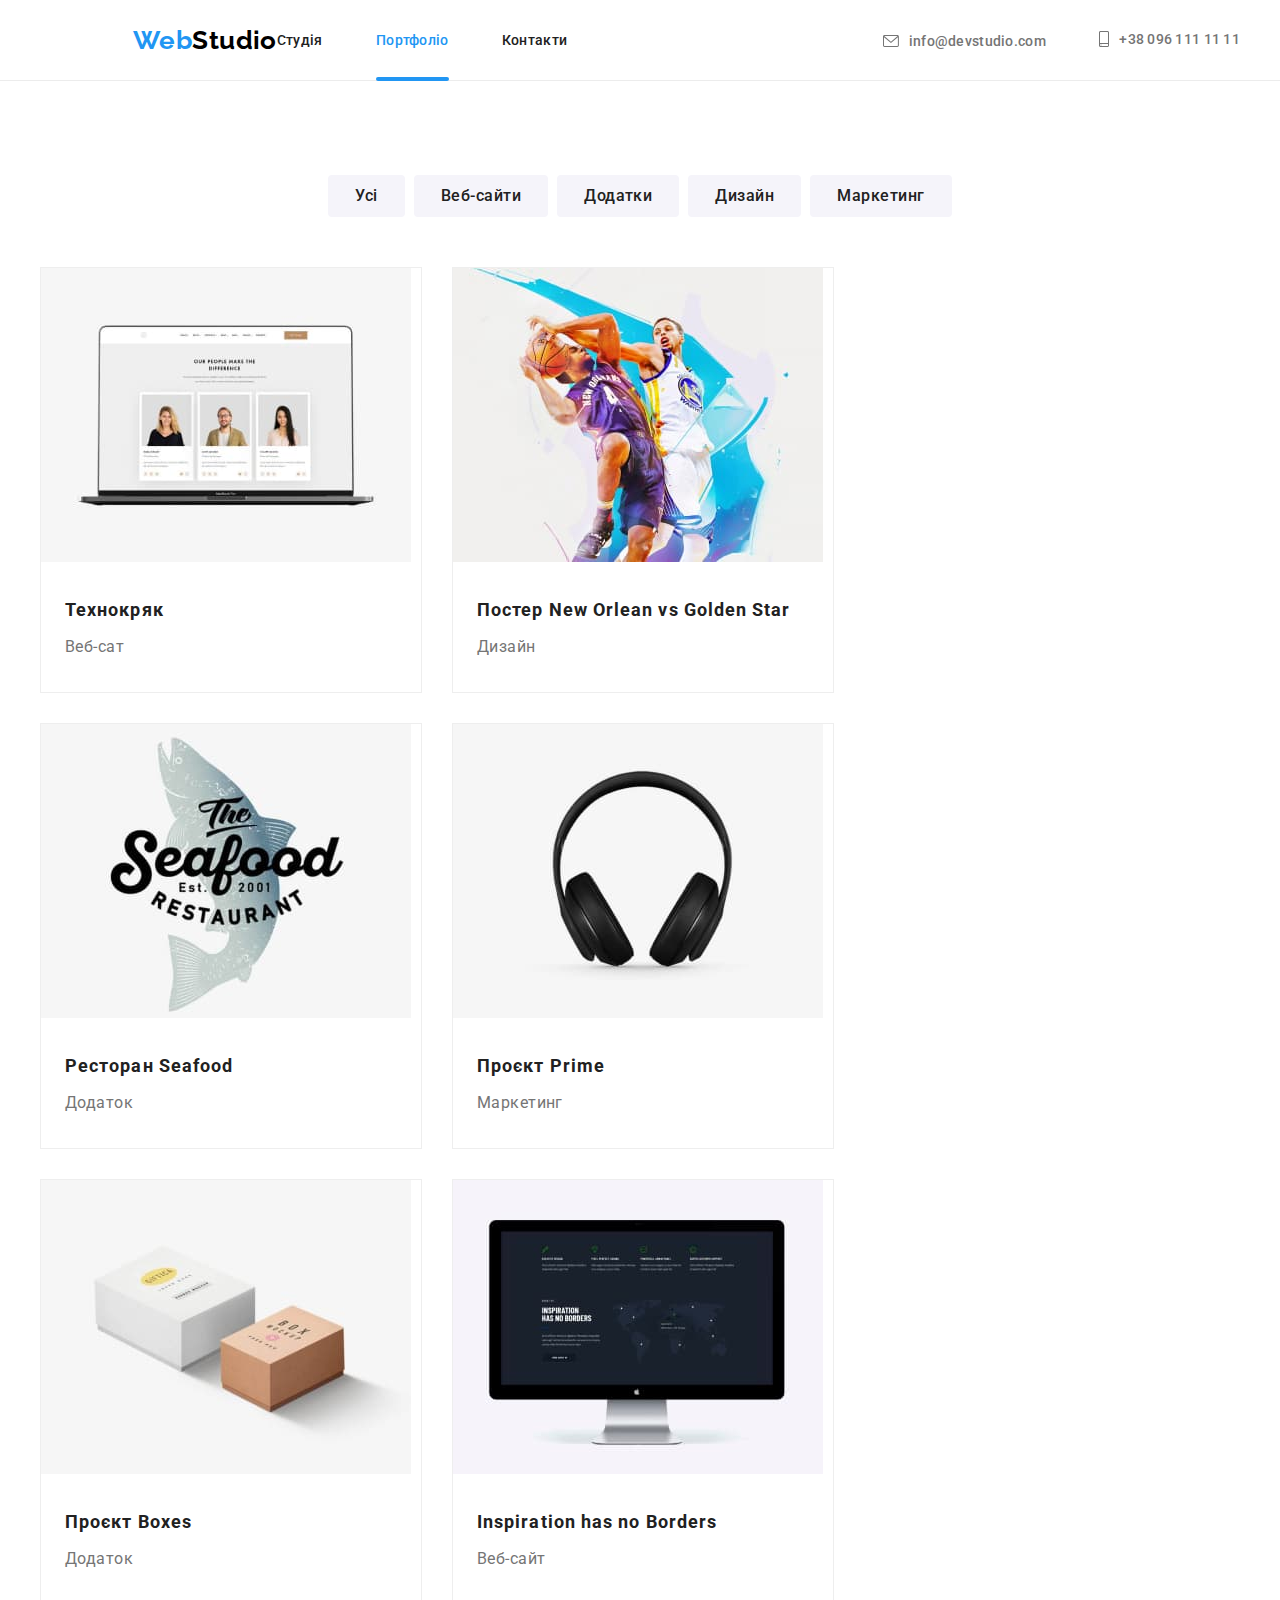
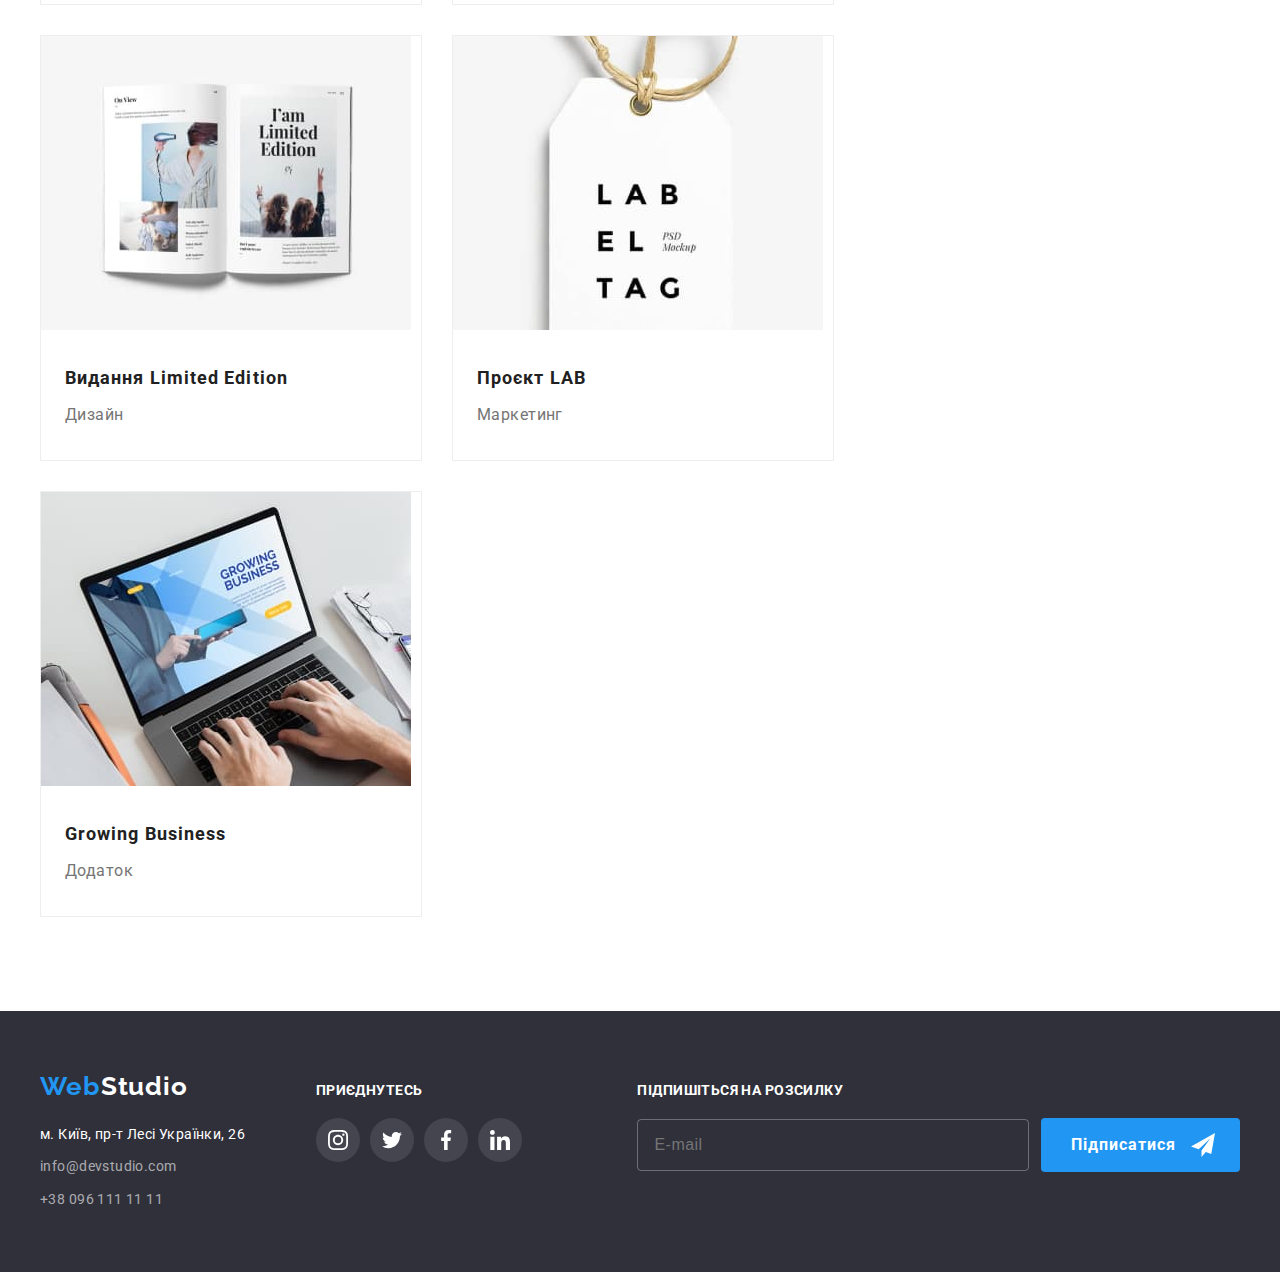
<file: portfolio.html>
<!DOCTYPE html>
<html lang="uk">
<head>
    <meta charset="UTF-8">
    <meta http-equiv="X-UA-Compatible" content="IE=edge">
    <meta name="viewport" content="width=device-width, initial-scale=1.0">
    <title>Document</title>
    <link rel="preconnect" href="https://fonts.googleapis.com">
    <link rel="preconnect" href="https://fonts.gstatic.com" crossorigin>
    <link href="https://fonts.googleapis.com/css2?family=Montserrat:wght@400;700&family=Raleway:wght@700&family=Roboto:wght@400;500;700;900&display=swap" rel="stylesheet">
    <link rel="stylesheet" href="https://cdnjs.cloudflare.com/ajax/libs/modern-normalize/1.1.0/modern-normalize.min.css" integrity="sha512-wpPYUAdjBVSE4KJnH1VR1HeZfpl1ub8YT/NKx4PuQ5NmX2tKuGu6U/JRp5y+Y8XG2tV+wKQpNHVUX03MfMFn9Q==" crossorigin="anonymous" referrerpolicy="no-referrer" />
    

    <!-- My styles -->
    
    <link rel="stylesheet" href="./css/main.min.css">
    <!-- <link rel="stylesheet" href="./css/styles.css"> -->
</head>
<body>
    <header class="header">

        <div class="container header__group">
            <nav class="nav">
                
                <a href="./index.html" lang="en" class="logo link"> <span class="logo logo--accent">Web</span>Studio</a>
                
                
                <ul class="nav__list list">
                    <li class="nav__item nav__item--no-margin"> <a href="./index.html" class="nav__link link">Студія</a></li>
                    <li class="nav__item nav__item--no-margin"> <a href="./portfolio.html" class="nav__link link nav__link--current">Портфоліо</a></li>
                    <li class="nav__item nav__item--no-margin"> <a href="" class="nav__link link">Контакти</a></li>
                </ul>
            </nav>  
        
            <ul class="header__contact list">
                <li class="contact__item">
                    <a href="mailto:info@devstudio.com" class="header-mail link">
                        <svg class="icon-mail" width="16" height="12">
                          <use href="./images/icons.svg#icon-envelope"></use>
                        </svg>info@devstudio.com</a>
                </li>
                <li class="contact__item">
                    <a href="tel:+380961111111" class="header-phone link">
                        <svg class="icon-mobile" width="10" height="16">
                          <use href="./images/icons.svg#icon-smartphone"></use>
                        </svg>+38 096 111 11 11</a>
                </li>
            </ul>
        </div>  
        
    </header>

    <main>
        <section class="section">
            <div class="container">
        <h1 class="section__title--visually-hidden">Portfolio</h1>

        <ul class="list filter-list">
            <li class="filter-item"> <button type="button" class="filter-button">Усі</button></li>
            <li class="filter-item"> <button type="button" class="filter-button">Веб-сайти</button></li>
            <li class="filter-item"> <button type="button" class="filter-button">Додатки</button></li>
            <li class="filter-item"> <button type="button" class="filter-button">Дизайн</button></li>
            <li class="filter-item"> <button type="button" class="filter-button">Маркетинг</button></li>
        </ul>
                
        <ul class="list flex-container">
            <li class="element-item">
                <a href="" class="product-item link" aria-label="Технокряк" target="_blank" rel="noopener noreferrer">
            <div class="element-thumb">
                    
                    <img src="./images/project1.jpg" width="370" height="294" alt="Технокряк">

                    <p class="label-overlay">Ресурс пропонує комплексні пропозиції з різним рівнем функціоналу та сервісів. Все це дозволить відвідувачу отримати вичерпні відомості про компанію чи приватну особу.</p>
            </div>
                <div class="project-grid">
                <h2 class="project-title" >Технокряк</h2>
                <p class="project-type-title">Веб-сат</p>
                </div>
                </a>
            </li>
            
            <li class="element-item">
                    <a href="" class="product-item link" aria-label="Постер New Orlean vs Golden Star" target="_blank" rel="noopener noreferrer">
                <div class="element-thumb">
                <img src="./images/project2.jpg" width="370" height="294" alt="Постер New Orlean vs Golden Star">
                    <p class="label-overlay">Ресурс пропонує комплексні пропозиції з різним рівнем функціоналу та сервісів. Все це дозволить відвідувачу отримати вичерпні відомості про компанію чи приватну особу.</p>
                </div>
                <div class="project-grid">
                <h2 class="project-title">Постер New Orlean vs Golden Star</h2>
                <p class="project-type-title">Дизайн</p>
            </div>
                    </a>
            </li>
            <li class="element-item">
                <a href="" class="product-item link" aria-label="Технокряк" target="_blank" rel="noopener noreferrer">
                <div class="element-thumb">
                <img src="./images/project3.jpg" width="370" height="294" alt="Ресторан Seafood">

                <p class="label-overlay">Ресурс пропонує комплексні пропозиції з різним рівнем функціоналу та сервісів. Все це дозволить відвідувачу отримати вичерпні відомості про компанію чи приватну особу.</p>
            </div>
                <div class="project-grid">
                <h2 class="project-title" >Ресторан Seafood</h2>
                <p class="project-type-title">Додаток</p>
            </div>
                </a>
            </li>
            <li class="element-item">
                <a href="" class="product-item link" aria-label="Технокряк" target="_blank" rel="noopener noreferrer">
                <div class="element-thumb">
                <img src="./images/project4.jpg" width="370" height="294" alt="Проєкт Prime">

                <p class="label-overlay">Ресурс пропонує комплексні пропозиції з різним рівнем функціоналу та сервісів. Все це дозволить відвідувачу отримати вичерпні відомості про компанію чи приватну особу.</p>
            </div>
                <div class="project-grid">
                <h2 class="project-title" >Проєкт Prime</h2>
                <p class="project-type-title">Маркетинг</p>
            </div>
                </a>
            </li>
            <li class="element-item">
                <a href="" class="product-item link" aria-label="Технокряк" target="_blank" rel="noopener noreferrer">
                <div class="element-thumb">
                <img src="./images/project5.jpg" width="370" height="294" alt="Проєкт Boxes">

                <p class="label-overlay">Ресурс пропонує комплексні пропозиції з різним рівнем функціоналу та сервісів. Все це дозволить відвідувачу отримати вичерпні відомості про компанію чи приватну особу.</p>
            </div>
                <div class="project-grid">
                <h2 class="project-title" >Проєкт Boxes</h2>
                <p class="project-type-title">Додаток</p>
            </div>
                </a>
            </li>
            <li class="element-item">
                <a href="" class="product-item link" aria-label="Технокряк" target="_blank" rel="noopener noreferrer">
                <div class="element-thumb">
                <img src="./images/project6.jpg" width="370" height="294" alt="Inspiration has no Borders">

                <p class="label-overlay">Ресурс пропонує комплексні пропозиції з різним рівнем функціоналу та сервісів. Все це дозволить відвідувачу отримати вичерпні відомості про компанію чи приватну особу.</p>
            </div>
                <div class="project-grid">
                <h2 class="project-title" >Inspiration has no Borders</h2>
                <p class="project-type-title">Веб-сайт</p>
            </div>
                </a>
            </li>
            <li class="element-item">
                <a href="" class="product-item link" aria-label="Технокряк" target="_blank" rel="noopener noreferrer">
                <div class="element-thumb">
                <img src="./images/project7.jpg" width="370" height="294" alt="Видання Limited Edition">

                <p class="label-overlay">Ресурс пропонує комплексні пропозиції з різним рівнем функціоналу та сервісів. Все це дозволить відвідувачу отримати вичерпні відомості про компанію чи приватну особу.</p>
            </div>
                <div class="project-grid">
                <h2 class="project-title" >Видання Limited Edition</h2>
                <p class="project-type-title">Дизайн</p>
            </div>
        </a>
            </li>
            <li class="element-item">
                <a href="" class="product-item link" aria-label="Технокряк" target="_blank" rel="noopener noreferrer">
                <div class="element-thumb">
                <img src="./images/project8.jpg" width="370" height="294" alt="Проєкт LAB">

                <p class="label-overlay">Ресурс пропонує комплексні пропозиції з різним рівнем функціоналу та сервісів. Все це дозволить відвідувачу отримати вичерпні відомості про компанію чи приватну особу.</p>

            </div>
                <div class="project-grid">
                <h2 class="project-title" >Проєкт LAB</h2>
                <p class="project-type-title">Маркетинг</p>
            </div>
        </a>
            </li>
            <li class="element-item">
                <a href="" class="product-item link" aria-label="Технокряк" target="_blank" rel="noopener noreferrer">
                <div class="element-thumb">
                <img src="./images/project9.jpg" width="370" height="294" alt="Growing Business">

                <p class="label-overlay">Ресурс пропонує комплексні пропозиції з різним рівнем функціоналу та сервісів. Все це дозволить відвідувачу отримати вичерпні відомості про компанію чи приватну особу.</p>
                </div>
                <div class="project-grid">
                <h2 class="project-title" >Growing Business</h2>
                <p class="project-type-title">Додаток</p>
            </div>
        </a>
            </li>
        </ul>
                
        </div>
    </section>
</main>
<footer class="footer">
    <div class="container footer-block">

        <div>
        <a href="./index.html" lang="en" class="logo link footer-logo"> <span class="logo logo--accent">Web</span> <span class="logo--white-accent">Studio</span> </a>

      
<address class="footer-address">
    <ul class="list footer-list">
        <li class="nav__item">
            <a href="" class="address link">м. Київ, пр-т Лесі Українки, 26</a>
        </li>
        <li class="nav__item">
            <a href="mailto:info@devstudio.com" class="link footer-mail">info@devstudio.com</a>
        </li>
        <li class="nav__item">
           <a href="tel:+380961111111" class="link footer-phone">+38 096 111 11 11</a> 
        </li>
    </ul>
</address>
</div>

<div>
    
    <h3 class="footer-title">приєднутесь</h3>
    <ul class="list footer-social">
        
        <li class="social-item">
            <a  class="footer-social-link link" href="https://www.instagram.com/" aria-label="Instagram" target="_blank" rel="noopener noreferrer">
                <svg class="footer-icon" width="20" height="20">
                  <use href="./images/icons.svg#icon-instagram"></use>
                </svg>
            </a>
            </li>
            <li class="social-item">
                <a  class="footer-social-link link" href="https://twitter.com/" aria-label="Twitter" target="_blank" rel="noopener noreferrer">
                    <svg class="footer-icon" width="20" height="20">
                        <use href="./images/icons.svg#icon-twitter"></use>
                      </svg>
                </a>
            </li>
            <li class="social-item">
                <a  class="footer-social-link link" href="https://www.facebook.com" aria-label="Facebook" target="_blank" rel="noopener noreferrer">
                    <svg class="footer-icon" width="20" height="20">
                        <use href="./images/icons.svg#icon-facebook"></use>
                      </svg>
                </a>
            </li>
            <li class="social-item">
                <a  class="footer-social-link link" href="https://www.linkedin.com" aria-label="Linkedin" target="_blank" rel="noopener noreferrer">
                    <svg class="footer-icon" width="20" height="20">
                        <use href="./images/icons.svg#icon-linkedin"></use>
                      </svg>
                </a>
            </li>
    </ul>
    </div>

    <div class="send-form-footer-down">
        <p class="footer-title">Підпишіться на розсилку</p>
<form name="footer_user_send" class="footer-form" autocomplete="on">

<div class="form-field">
    <label for="user_mail" class="user-form-label"></label>
    <input type="email" class="mail-input" id="user_mail" name="user_mail" placeholder="E-mail">
</div>

<button type="submit" class="footer-button">Підписатися</button>
    <svg class="footer-send-icon" width="24" height="24">
    <use href="./images/icons.svg#icon-send"></use>
    </svg>

</form>

    </div>

</div>
    </footer>
</body>
</html>
</file>
<file: css/main.min.css>
:root{--main-font: "Roboto";--secondary-font: "Raleway";--accent-color: #2196F3;--primary-text-color: #212121;--secondary-text-color: #757575;--main-background-color: #ffffff;--secondary-background-color: #2F303A;--editional-color: #f5f4fa;--anim-fast: 250ms cubic-bezier(0.4, 0, 0.2, 1)}.section__title--visually-hidden{position:absolute;white-space:nowrap;width:1px;height:1px;overflow:hidden;border:0;padding:0;clip:rect(0 0 0 0);-webkit-clip-path:inset(50%);clip-path:inset(50%);margin:-1px}body{font-family:var(--main-font);font-size:14px;background-color:var(--mail-background-color);margin:0px;letter-spacing:.03em;color:var(--primary-text-color)}h1,h2,h3,ul,p{margin:0px}img{display:block;max-width:100%;height:auto}.list{list-style:none;margin-left:0px;padding:0px}.link{text-decoration:none}html{-webkit-box-sizing:border-box;box-sizing:border-box}.modal{position:absolute;top:50%;left:50%;width:300px;padding:20px;background-color:var(--main-background-color);border-radius:4px;-webkit-box-shadow:0px 1px 0px 2px rgba(0,0,0,.2),0px 1px 0px 1px rgba(0,0,0,.14),0px 3px 0px 1px rgba(0,0,0,.12);box-shadow:0px 1px 0px 2px rgba(0,0,0,.2),0px 1px 0px 1px rgba(0,0,0,.14),0px 3px 0px 1px rgba(0,0,0,.12);-webkit-transform-origin:center;transform-origin:center;-webkit-transform:translateX(-50%) translateY(-50%);transform:translateX(-50%) translateY(-50%);-webkit-transition:opacity var(--anim-fast),-webkit-transform var(--anim-fast);transition:opacity var(--anim-fast),-webkit-transform var(--anim-fast);transition:transform var(--anim-fast),opacity var(--anim-fast);transition:transform var(--anim-fast),opacity var(--anim-fast),-webkit-transform var(--anim-fast)}@media screen and (min-width: 480px)and (max-width: 1199px){.modal{width:450px;top:50%;left:50%;padding:40px}}@media screen and (min-width: 1200px){.modal{width:528px;top:50%;left:50%;padding:40px}}.backdrop.is-hidden .modal{opacity:0;-webkit-transform:translateX(-50%) translateY(-70%);transform:translateX(-50%) translateY(-70%)}@media screen and (min-width: 480px)and (max-width: 1119px){.backdrop{overflow-y:scroll}}.modal-name{font-family:Roboto;font-weight:bold;line-height:1.15;font-size:20px;letter-spacing:.03em;display:block;text-align:center;padding:0;margin-bottom:12px}.user-form-group{display:block;margin-bottom:20px}.user-form-field{padding:9px 30px;font:inherit;border-radius:3px;border:1px solid rgba(33,33,33,.2);background-color:rgba(0,0,0,0);height:40px;width:100%}.user-form-field:focus+.user-form-icon{fill:var(--accent-color);-webkit-transform:transition var(--anim-fast);transform:transition var(--anim-fast)}.user-form-field:focus-within{outline:none;border-color:var(--accent-color);-webkit-transform:transition var(--anim-fast);transform:transition var(--anim-fast)}.user-form-message:focus-within{outline:none;border-color:var(--accent-color);-webkit-transform:transition var(--anim-fast);transform:transition var(--anim-fast)}.user-form-message{display:block;padding:10px 20px;font:inherit;border-radius:3px;border:1px solid rgba(33,33,33,.2);margin-top:4px;width:100%;resize:none;height:120px}.user-e-mail-field{margin-bottom:10px;padding:15px 295px 15px 16px;font:inherit;border-radius:3px;border:1px solid rgba(33,33,33,.2)}.user-name-wrapper{position:relative;margin-bottom:10px}.user-form-icon{position:absolute;left:12px;top:11px}.modal-form-label{display:block;text-align:start;font-size:12px;color:var(--secondary-text-color);margin-bottom:4px}.group-block{display:-webkit-box;display:-ms-flexbox;display:flex;-webkit-box-pack:center;-ms-flex-pack:center;justify-content:center;text-align:center;-webkit-box-align:baseline;-ms-flex-align:baseline;align-items:baseline;margin-bottom:30px;font-family:Roboto;font-size:14px;line-height:1.7142857143;letter-spacing:.03em}.check{display:block;font-family:Roboto;font-size:14px;line-height:1.7142857143;letter-spacing:.03em;margin-left:20px}@media screen and (min-width: 480px)and (max-width: 1119px){.check{font-size:12px;line-height:1.1666666667}}.check .modal-link{font-family:Roboto;font-size:14px;line-height:1.7142857143;letter-spacing:.03em;color:var(--accent-color)}.modal-link{color:var(--accent-color);margin:0}.user-form-checkbox:checked+.checkbox-icon{background-color:var(--primary-text-color)}.modal-user-form{-webkit-box-orient:vertical;-webkit-box-direction:normal;-ms-flex-direction:column;flex-direction:column;text-align:center}.check-input{-webkit-appearance:none;-moz-appearance:none;appearance:none;position:absolute;background-size:contain}.icon-checked{display:block;position:absolute;width:16px;height:15px;margin-left:-25px;margin-top:3px;fill:var(--main-background-color);border:2px solid var(--primary-text-color);border-radius:2px}.check-input:checked+.icon-checked{background-color:var(--accent-color);border-color:var(--accent-color);border-radius:2px;background-size:contain;background-origin:content-box}.icon-checked-fix{margin-bottom:6px;margin-left:1px}.modal-button{position:absolute;top:8px;right:8px;padding:0;display:-webkit-inline-box;display:-ms-inline-flexbox;display:inline-flex;-webkit-box-align:center;-ms-flex-align:center;align-items:center;-webkit-box-pack:center;-ms-flex-pack:center;justify-content:center;border-radius:50%;border:1px solid rgba(0,0,0,.1);width:30px;height:30px;background-color:rgba(0,0,0,0);cursor:pointer}.modal-button:hover,.modal-button:focus{fill:var(--accent-color)}@media screen and (min-width: 320px)and (max-width: 467.99px){.modal-button{width:20px;height:20px}}.modal-form-button{padding:10px 52px;font-family:"Roboto";font-weight:700;font-size:16px;line-height:1.875;color:var(--main-background-color);background:var(--accent-color);border-radius:4px;border-color:rgba(0,0,0,0);cursor:pointer;letter-spacing:.06em}.modal-form-button:hover{-webkit-box-shadow:0px 4px 4px rgba(0,0,0,.15);box-shadow:0px 4px 4px rgba(0,0,0,.15);-webkit-transform:transition var(--anim-fast);transform:transition var(--anim-fast)}.logo{font-family:Raleway;font-weight:700;font-size:26px;line-height:1.1923076923;color:#000}.logo--white-accent{margin-left:-5px;font-weight:700;font-size:26px;line-height:31px;letter-spacing:.03em;color:var(--main-background-color)}.logo--accent{font-weight:700;font-size:26px;line-height:31px;letter-spacing:.03em;color:var(--accent-color)}.logo-margin{margin-bottom:20px}.footer-logo{display:block;margin-bottom:20px}.filter-list .filter-item+.filter-item{margin-left:9px}.filter-button{display:inline-block;padding:6px 25px;font-family:"Roboto";font-weight:500;font-size:16px;line-height:1.625;text-align:center;letter-spacing:.03em;color:var(--primary-text-color);background:var(--editional-color);border-radius:4px;border-color:rgba(0,0,0,0);cursor:pointer;-webkit-transition:color var(--anim-fast),background-color var(--anim-fast),-webkit-box-shadow var(--anim-fast);transition:color var(--anim-fast),background-color var(--anim-fast),-webkit-box-shadow var(--anim-fast);transition:color var(--anim-fast),background-color var(--anim-fast),box-shadow var(--anim-fast);transition:color var(--anim-fast),background-color var(--anim-fast),box-shadow var(--anim-fast),-webkit-box-shadow var(--anim-fast)}.filter-button:hover,.filter-button:focus{color:var(--main-background-color);background:var(--accent-color);-webkit-box-shadow:0px 3px 1px rgba(0,0,0,.1),0px 1px 2px rgba(0,0,0,.08),0px 2px 2px rgba(0,0,0,.12);box-shadow:0px 3px 1px rgba(0,0,0,.1),0px 1px 2px rgba(0,0,0,.08),0px 2px 2px rgba(0,0,0,.12)}.filter-list{margin-bottom:50px;display:-webkit-box;display:-ms-flexbox;display:flex;-webkit-box-pack:center;-ms-flex-pack:center;justify-content:center}.btn{font-family:"Roboto";font-size:16px;font-weight:700;line-height:1.875;letter-spacing:.06em;color:var(--main-background-color);background:var(--accent-color);border-color:rgba(0,0,0,0);border-radius:4px;cursor:pointer}.btn--hero-look{display:inline-block;padding:10px 32px;-webkit-box-shadow:0px 4px 4px rgba(0,0,0,.15);box-shadow:0px 4px 4px rgba(0,0,0,.15)}.container{margin-left:auto;margin-right:auto;padding-left:15px;padding-right:15px;width:320px}@media screen and (min-width: 480px){.container{width:480px}}@media screen and (min-width: 768px){.container{width:768px}}@media screen and (min-width: 1200px){.container{width:1200px}}.backdrop{position:fixed;top:0;left:0;z-index:100;width:100%;height:100%;background-color:rgba(0,0,0,.2);-webkit-transition:opacity 350ms linear,visibility 350ms linear;transition:opacity 350ms linear,visibility 350ms linear}.backdrop.is-hidden{opacity:0;visibility:hidden;pointer-events:none}.section{padding-top:30px;padding-bottom:30px}@media screen and (min-width: 480px){.section{padding-top:60px;padding-bottom:60px}}@media screen and (min-width: 768px){.section{padding-top:60px;padding-bottom:60px}}@media screen and (min-width: 1200px){.section{padding-top:94px;padding-bottom:94px}}.section--no-padding{padding-bottom:0px}.section--no-top{padding-top:0px}.menu{display:-webkit-box;display:-ms-flexbox;display:flex;padding:0;margin:0;list-style:none}@media(max-width: 767px){.menu{display:none}}.menu .link{padding:10px;color:inherit;text-decoration:none}.menu .link:hover,.menu .link:focus{text-decoration:underline}.menu-toggle{min-height:40px;min-width:40px;display:-webkit-box;display:-ms-flexbox;display:flex;-webkit-box-align:center;-ms-flex-align:center;align-items:center;-webkit-box-pack:center;-ms-flex-pack:center;justify-content:center;margin:0;padding:0;background-color:rgba(0,0,0,0);cursor:pointer;border:none;border-radius:50%;outline:none}@media(min-width: 768px){.menu-toggle{display:none}}.menu-toggle:hover,.menu-toggle:focus{background-color:var --main-background-color}.menu-container{position:fixed;top:0;left:0;display:-webkit-box;display:-ms-flexbox;display:flex;-webkit-box-orient:vertical;-webkit-box-direction:normal;-ms-flex-direction:column;flex-direction:column;width:100vw;height:100vh;padding:32px;background-color:var(--main-background-color);z-index:999;-webkit-transform:translateX(100%);transform:translateX(100%);-webkit-transition:-webkit-transform 250ms ease-in-out;transition:-webkit-transform 250ms ease-in-out;transition:transform 250ms ease-in-out;transition:transform 250ms ease-in-out, -webkit-transform 250ms ease-in-out}.menu-container.is-open{-webkit-transform:translateX(0);transform:translateX(0)}.menu-container .menu-toggle{position:absolute;top:16px;right:16px;color:#fff}.mobile-menu{padding:0;margin:0;list-style:none;margin-bottom:auto;font-size:40px;line-height:1.175}.mobile-menu .link{display:block;margin-bottom:32px;text-decoration:none}.mobile-menu-link{color:var(--primary-text-color)}.current-mobile-link{color:var(--accent-color)}.contact-menu{padding:0;margin:0;list-style:none}.contact-menu .link{text-decoration:none}.contact-phone{font-size:34px;line-height:1.1764705882}.contact-mail{font-size:24px;line-height:1.1666666667}.mobile-socials{display:-webkit-box;display:-ms-flexbox;display:flex;gap:20px}.icon-menu{margin-right:10px}.icon-mobile-close{fill:var(--primary-text-color)}.icon-mobile-close:hover,.icon-mobile-close:focus{fill:var(--accent-color)}.mobile-phone-link{font-size:24px;line-height:1.1666666667;color:var(--accent-color);display:inline-block;margin-bottom:32px}@media screen and (min-width: 480px){.mobile-phone-link{font-size:34px;line-height:1.1764705882}}.mobile-contacts-link{font-size:24px;line-height:1.1666666667;color:var(--secondary-text-color);display:inline-block;margin-bottom:64px}.mobile-socials-link{font-size:12px;line-height:1.2222222222;color:var(--accent-color);display:block;padding-right:0px;margin:0}@media screen and (min-width: 480px){.mobile-socials-link{font-size:18px;line-height:1.2222222222;color:var(--accent-color);padding-right:10px;border-right:1px solid rgba(33,33,33,.2)}}.mobile-socials .mobile-socials-item:last-child .mobile-socials-link{border-right:none}.header{display:-webkit-box;display:-ms-flexbox;display:flex;-webkit-box-align:center;-ms-flex-align:center;align-items:center;border-bottom:1px solid #ececec}@media screen and (min-width: 320px)and (max-width: 767px){.header{padding-top:16px;padding-bottom:16px}}.header__group{display:-webkit-box;display:-ms-flexbox;display:flex;-webkit-box-align:center;-ms-flex-align:center;align-items:center}@media screen and (min-width: 768px){.header__group{-webkit-box-pack:justify;-ms-flex-pack:justify;justify-content:space-between}}.icon-mail{fill:currentColor}.icon-mobile{fill:currentColor}.header-mail,.header-phone{display:-webkit-box;display:-ms-flexbox;display:flex;-webkit-box-align:center;-ms-flex-align:center;align-items:center;gap:10px}.header-mail{font-family:"Roboto";font-style:normal;font-weight:500;font-size:14px;line-height:1.1428571429;letter-spacing:.02em;color:var(--secondary-text-color);-webkit-transition:color var(--anim-fast);transition:color var(--anim-fast)}.header-mail:hover,.header-mail:focus{color:var(--accent-color)}@media screen and (min-width: 768px)and (max-width: 1199px){.header-mail{margin-bottom:10px}}.header-phone{font-weight:500;line-height:1.1428571429;letter-spacing:.02em;color:var(--secondary-text-color);-webkit-transition:color var(--anim-fast);transition:color var(--anim-fast)}@media screen and (min-width: 1200px){.header-phone{margin-left:50px}}.header-phone:hover,.header-phone:focus{color:var(--accent-color)}@media screen and (max-width: 767px){.header__contact{display:none}}.nav{display:-webkit-box;display:-ms-flexbox;display:flex;-webkit-box-align:center;-ms-flex-align:center;align-items:center}@media screen and (min-width: 1200px){.nav{-webkit-box-flex:1;-ms-flex:auto;flex:auto;margin-left:93px}}@media screen and (max-width: 767px){.nav__list{display:none}}.nav__list .nav__item+.nav__item{margin-left:50px}@media screen and (min-width: 320px)and (max-width: 767px){.nav__item{margin-bottom:8px}}@media screen and (min-width: 768px){.nav__item{display:inline-block}}@media screen and (min-width: 1200px){.contact__item{display:inline-block}}.nav__item,.contact__item{font-style:normal;text-decoration:none}.nav__item--no-margin{margin-bottom:0}.nav__link{display:block;padding-top:32px;padding-bottom:32px;font-weight:500;line-height:1.1428571429;letter-spacing:.02em;color:var(--primary-text-color);-webkit-transition:color var(--anim-fast);transition:color var(--anim-fast)}.nav__link:hover,.nav__link:focus{color:var(--accent-color);cursor:pointer}.nav__link--current{position:relative;color:var(--accent-color)}.nav__link--current::after{content:"";display:block;bottom:0;left:0;position:absolute;background-color:var(--accent-color);width:100%;height:4px;border-radius:2px;margin:0;-webkit-transform:translateY(1px);transform:translateY(1px)}.hero{text-align:center;background-color:var(--secondary-background-color);margin:0 auto;padding:200px 0;max-width:320px}@media screen and (min-width: 320px)and (max-width: 479.99px){.hero{padding:118px 0}}@media screen and (min-width: 768px)and (max-width: 1199px){.hero{padding:118px 0}}.hero-overlay{background-size:cover;background-color:#c4c4c4;background-repeat:no-repeat;background-position:center;margin-left:auto;margin-right:auto;max-width:320px;background-image:-webkit-gradient(linear, left top, right top, from(rgba(47, 48, 58, 0.4)), to(rgba(47, 48, 58, 0.4))),url("../images/hero/header_img_lit@1x.jpg");background-image:linear-gradient(to right, rgba(47, 48, 58, 0.4), rgba(47, 48, 58, 0.4)),url("../images/hero/header_img_lit@1x.jpg")}@media screen and (min-width: 480px){.hero-overlay{max-width:480px}}@media screen and (min-width: 768px)and (max-width: 1199px){.hero-overlay{max-width:768px}}@media screen and (min-width: 1200px){.hero-overlay{max-width:1600px;height:600px}}@media(min-device-pixel-ratio: 2),(-webkit-min-device-pixel-ratio: 2),(min-resolution: 192dpi),(min-resolution: 2dppx){.hero-overlay{background-image:-webkit-gradient(linear, left top, right top, from(rgba(47, 48, 58, 0.4)), to(rgba(47, 48, 58, 0.4))),url("../images/hero/header_img_lit@2x.jpg");background-image:linear-gradient(to right, rgba(47, 48, 58, 0.4), rgba(47, 48, 58, 0.4)),url("../images/hero/header_img_lit@2x.jpg")}}@media screen and (min-width: 768px){.hero-overlay{background-image:-webkit-gradient(linear, left top, right top, from(rgba(47, 48, 58, 0.4)), to(rgba(47, 48, 58, 0.4))),url("../images/hero/header_img_mid@1x.jpg");background-image:linear-gradient(to right, rgba(47, 48, 58, 0.4), rgba(47, 48, 58, 0.4)),url("../images/hero/header_img_mid@1x.jpg")}}@media screen and (min-width: 768px)and (min-device-pixel-ratio: 2),screen and (min-width: 768px)and (-webkit-min-device-pixel-ratio: 2),screen and (min-width: 768px)and (min-resolution: 192dpi),screen and (min-width: 768px)and (min-resolution: 2dppx){.hero-overlay{background-image:-webkit-gradient(linear, left top, right top, from(rgba(47, 48, 58, 0.4)), to(rgba(47, 48, 58, 0.4))),url("../images/hero/header_img_mid@2x.jpg");background-image:linear-gradient(to right, rgba(47, 48, 58, 0.4), rgba(47, 48, 58, 0.4)),url("../images/hero/header_img_mid@2x.jpg")}}@media screen and (min-width: 1200px){.hero-overlay{background-image:-webkit-gradient(linear, left top, right top, from(rgba(47, 48, 58, 0.4)), to(rgba(47, 48, 58, 0.4))),url("../images/hero/header_img_lar@1x.jpg");background-image:linear-gradient(to right, rgba(47, 48, 58, 0.4), rgba(47, 48, 58, 0.4)),url("../images/hero/header_img_lar@1x.jpg")}}@media screen and (min-width: 1200px)and (min-device-pixel-ratio: 2),screen and (min-width: 1200px)and (-webkit-min-device-pixel-ratio: 2),screen and (min-width: 1200px)and (min-resolution: 192dpi),screen and (min-width: 1200px)and (min-resolution: 2dppx){.hero-overlay{background-image:-webkit-gradient(linear, left top, right top, from(rgba(47, 48, 58, 0.4)), to(rgba(47, 48, 58, 0.4))),url("../images/hero/header_img_lar@2x.jpg");background-image:linear-gradient(to right, rgba(47, 48, 58, 0.4), rgba(47, 48, 58, 0.4)),url("../images/hero/header_img_lar@2x.jpg")}}.hero__name{font-weight:900;font-size:18px;line-height:1.3333333333;letter-spacing:.06em;text-transform:uppercase;margin-left:auto;margin-right:auto;margin-bottom:30px;color:var(--main-background-color)}@media screen and (min-width: 480px){.hero__name{width:360px;font-size:26px;line-height:1.6153846154}}@media screen and (min-width: 768px){.hero__name{width:360px;font-size:26px;line-height:1.6153846154}}@media screen and (min-width: 1200px){.hero__name{width:696px;font-size:44px;line-height:1.3636363636}}.feature-list{display:-webkit-box;display:-ms-flexbox;display:flex;-ms-flex-wrap:wrap;flex-wrap:wrap;gap:30px}@media screen and (min-width: 480px){.feature-list{display:block;margin-bottom:60px}}@media screen and (min-width: 768px){.feature-list{display:-webkit-box;display:-ms-flexbox;display:flex;-ms-flex-wrap:wrap;flex-wrap:wrap;gap:30px}}@media screen and (min-width: 1200px){.feature-list{display:-webkit-box;display:-ms-flexbox;display:flex;-ms-flex-wrap:wrap;flex-wrap:wrap;gap:30px}}@media screen and (min-width: 480px){.feature-list__item{margin-bottom:30px}}@media screen and (min-width: 768px){.feature-list__item{margin-bottom:0px}}@media screen and (min-width: 1200px){.feature-list__item{margin-bottom:0px}}.feature-list .item{width:270px;margin-right:30px}.feature-list .item:nth-child(4n){margin-right:0}@media screen and (min-width: 480px){.feature-list .item:nth-child(4n){margin-bottom:0px}}.feature-list__icon{display:-webkit-box;display:-ms-flexbox;display:flex;-webkit-box-pack:center;-ms-flex-pack:center;justify-content:center;-webkit-box-align:center;-ms-flex-align:center;align-items:center;width:290px;height:120px;border-radius:4px;background-color:var(--editional-color);margin-bottom:30px}@media screen and (min-width: 480px){.feature-list__icon{width:450px}}@media screen and (min-width: 768px){.feature-list__icon{width:354px}}@media screen and (min-width: 1200px){.feature-list__icon{width:270px}}.feature-list__title{margin-bottom:10px;font-size:14px;font-weight:700;line-height:1.1428571429;text-transform:uppercase;color:var(--primary-text-color)}@media screen and (min-width: 320px){.feature-list__title{text-align:center}}@media screen and (min-width: 768px){.feature-list__title{text-align:start}}@media screen and (min-width: 1200px){.feature-list__title{text-align:start}}.feature-list__description{line-height:1.7142857143;color:var(--secondary-text-color)}@media screen and (min-width: 480px){.feature-list__description{width:450px}}@media screen and (min-width: 768px){.feature-list__description{width:354px}}@media screen and (min-width: 1200px){.feature-list__description{width:270px}}.flex-container{display:-webkit-box;display:-ms-flexbox;display:flex;-ms-flex-wrap:wrap;flex-wrap:wrap;gap:30px}.section__title{font-size:36px;line-height:1.1666666667;text-align:center;margin-bottom:50px}@media screen and (min-width: 480px){.section__title{font-size:28px;line-height:1.1785714286;margin-bottom:30px}}@media screen and (min-width: 768px){.section__title{font-size:28px;line-height:1.1785714286;margin-bottom:30px}}@media screen and (min-width: 1200px){.section__title{font-size:42px;line-height:1.1666666667;margin-bottom:50px}}.section__thumb{position:relative;margin-left:auto;margin-right:auto}.section__thumb>.section__overlay{position:absolute;width:370px;height:70px;background-color:rgba(47,48,58,.8);top:calc(100% - 70px);right:0;margin:0;padding-top:27px;padding-bottom:27px;text-align:center;font-family:Roboto;text-transform:uppercase;letter-spacing:.03em;line-height:1.1428571429;color:var(--main-background-color)}@media screen and (min-width: 0px)and (max-width: 1199px){.products{display:none}}.section__list{display:-webkit-box;display:-ms-flexbox;display:flex;-ms-flex-wrap:wrap;flex-wrap:wrap}@media screen and (min-width: 768px)and (max-width: 1200px){.section__list{gap:30px}}.section__item{width:370px;margin-right:30px;margin-bottom:0}.section__item:nth-child(3n){margin-right:0}.team{background-color:var(--editional-color)}.team-item{width:270px;margin-right:30px}@media screen and (min-width: 320px)and (max-width: 767px){.team-item{width:450px;margin-right:0px;margin-bottom:30px}}@media screen and (min-width: 768px){.team-item{width:354px;gap:30px;margin-right:0px;padding:0px}}@media screen and (min-width: 1200px){.team-item{width:270px;margin-right:30px}}.team-item{background-color:var(--main-background-color);border-bottom-right-radius:4px;border-bottom-left-radius:4px;-webkit-box-shadow:0px 1px 0px 2px rgba(0,0,0,.2),0px 1px 0px 1px rgba(0,0,0,.14),0px 3px 0px 1px rgba(0,0,0,.12);box-shadow:0px 1px 0px 2px rgba(0,0,0,.2),0px 1px 0px 1px rgba(0,0,0,.14),0px 3px 0px 1px rgba(0,0,0,.12)}.team-item:nth-child(4n){margin-right:0}@media screen and (min-width: 480px)and (max-width: 767px){.team-item:nth-child(4n){margin-bottom:0px}}@media screen and (min-width: 1200px){.team-item:nth-child(4n){margin-right:0}}.team-card{padding-top:30px;padding-bottom:30px}.team-names{font-weight:500;font-size:16px;line-height:1.1875;text-align:center;margin-bottom:10px}.team-position{font-size:16px;line-height:1.1875;text-align:center;color:var(--secondary-text-color)}.socials{display:-webkit-box;display:-ms-flexbox;display:flex;margin-top:16px;gap:10px;-webkit-box-pack:center;-ms-flex-pack:center;justify-content:center;-webkit-box-align:center;-ms-flex-align:center;align-items:center}.social-link{display:-webkit-box;display:-ms-flexbox;display:flex;-webkit-box-pack:center;-ms-flex-pack:center;justify-content:center;-webkit-box-align:center;-ms-flex-align:center;align-items:center;width:44px;height:44px;border-radius:50%;background-color:rgba(0,0,0,0);-webkit-transition:background-color var(--anim-fast);transition:background-color var(--anim-fast)}.social-icon{fill:#afb1b8;-webkit-box-pack:center;-ms-flex-pack:center;justify-content:center;-webkit-transition:fill var(--anim-fast);transition:fill var(--anim-fast)}.social-link:hover .social-icon,.social-link:focus .social-icon{fill:var(--main-background-color)}.social-link:hover,.social-link:focus{background-color:var(--accent-color)}.client{display:-webkit-box;display:-ms-flexbox;display:flex;-webkit-box-pack:center;-ms-flex-pack:center;justify-content:center;-webkit-box-align:center;-ms-flex-align:center;align-items:center;gap:30px}@media screen and (min-width: 480px){.client{display:-webkit-box;display:-ms-flexbox;display:flex;-ms-flex-wrap:wrap;flex-wrap:wrap;gap:30px}}@media screen and (max-width: 768px){.client{display:-webkit-box;display:-ms-flexbox;display:flex;-ms-flex-wrap:wrap;flex-wrap:wrap;gap:30px}}.client__link{display:-webkit-box;display:-ms-flexbox;display:flex;-webkit-box-pack:center;-ms-flex-pack:center;justify-content:center;-webkit-box-align:center;-ms-flex-align:center;align-items:center;border-radius:4px;border:1px solid #afb1b8;width:130px;height:92px;-webkit-transition:border var(--anim-fast);transition:border var(--anim-fast)}.client__link:hover,.client__link:focus{border-color:var(--accent-color)}@media screen and (min-width: 480px){.client__link{width:210px;height:92px}}@media screen and (min-width: 768px){.client__link{width:226px;height:92px}}@media screen and (min-width: 1200px){.client__link{width:170px;height:92px}}.client__icon{fill:#afb1b8;-webkit-box-pack:center;-ms-flex-pack:center;justify-content:center;-webkit-transition:fill var(--anim-fast);transition:fill var(--anim-fast)}.client__link:hover .client__icon,.client__link:focus .client__icon{fill:var(--accent-color)}.project-grid{padding:30px 24px}.element-item{width:calc((100% - 60px)/3);border:solid 1px #eee;-webkit-transition:-webkit-box-shadow var(--anim-fast);transition:-webkit-box-shadow var(--anim-fast);transition:box-shadow var(--anim-fast);transition:box-shadow var(--anim-fast), -webkit-box-shadow var(--anim-fast)}.element-item:hover{-webkit-box-shadow:0px 1px 4px rgba(0,0,0,.16),0px 0px 4px rgba(0,0,0,.06),0px 0px 1px rgba(0,0,0,.12);box-shadow:0px 1px 4px rgba(0,0,0,.16),0px 0px 4px rgba(0,0,0,.06),0px 0px 1px rgba(0,0,0,.12)}.element-thumb{position:relative;margin-left:auto;margin-right:auto;overflow:hidden}.element-thumb>.label-overlay{position:absolute;width:100%;height:100%;background-color:var(--accent-color);top:0;right:0;margin:0;padding:63px 24px;font-family:Roboto;font-size:18px;letter-spacing:.03em;line-height:1.5555555556;color:var(--main-background-color);-webkit-transform:translatey(100%);transform:translatey(100%);-webkit-transition:-webkit-transform var(--anim-fast);transition:-webkit-transform var(--anim-fast);transition:transform var(--anim-fast);transition:transform var(--anim-fast), -webkit-transform var(--anim-fast)}.element-item:hover .label-overlay{-webkit-transform:translatex(0);transform:translatex(0)}.element-item:nth-child(3n){margin-right:0}.project-title{font-size:18px;line-height:2;letter-spacing:.06em;margin-bottom:4px;color:var(--primary-text-color)}.project-type-title{font-size:16px;line-height:1.875;color:var(--secondary-text-color)}p.project-type-title{display:box}.footer{padding-top:60px;padding-bottom:60px;background-color:var(--secondary-background-color)}.address{line-height:1.74;color:var(--main-background-color)}.footer-mail:hover,.footer-mail:focus{color:var(--accent-color)}.footer-phone:hover,.footer-phone:focus{color:var(--accent-color)}.footer-mail{line-height:1.71;color:rgba(255,255,255,.6);-webkit-transition:color var(--anim-fast);transition:color var(--anim-fast)}.footer-phone{font-size:14px;line-height:1.71;letter-spacing:.03em;color:rgba(255,255,255,.6);-webkit-transition:color var(--anim-fast);transition:color var(--anim-fast)}.footer-list{display:-webkit-box;display:-ms-flexbox;display:flex;-webkit-box-orient:vertical;-webkit-box-direction:normal;-ms-flex-direction:column;flex-direction:column;gap:9px}@media screen and (min-width: 320px)and (max-width: 767px){.footer-list{display:block;text-align:center;-webkit-box-pack:center;-ms-flex-pack:center;justify-content:center}}.footer-title{margin-bottom:20px;font-size:14px;font-weight:700;line-height:1.1428571429;text-transform:uppercase;color:var(--main-background-color)}.footer-block{display:-webkit-box;display:-ms-flexbox;display:flex;-ms-flex-wrap:wrap;flex-wrap:wrap;-webkit-box-pack:justify;-ms-flex-pack:justify;justify-content:space-between;-webkit-box-align:baseline;-ms-flex-align:baseline;align-items:baseline}@media screen and (min-width: 320px)and (max-width: 767px){.footer-block{display:block;text-align:center}}@media screen and (min-width: 768px)and (max-width: 1199px){.footer-block{-webkit-box-pack:center;-ms-flex-pack:center;justify-content:center;text-align:center}}@media screen and (min-width: 768px)and (max-width: 1199px){.footer-contacts,.footer-join{width:50%}}.footer-address{display:-webkit-box;display:-ms-flexbox;display:flex;-ms-flex-wrap:wrap;flex-wrap:wrap}@media screen and (min-width: 320px)and (max-width: 767px){.footer-address{display:block;-webkit-box-pack:center;-ms-flex-pack:center;justify-content:center;text-align:center}}@media screen and (min-width: 768px)and (max-width: 1199px){.footer-address{margin:0;-webkit-box-pack:center;-ms-flex-pack:center;justify-content:center}}.footer-social{display:-webkit-box;display:-ms-flexbox;display:flex;gap:10px;-webkit-box-pack:center;-ms-flex-pack:center;justify-content:center;-webkit-box-align:center;-ms-flex-align:center;align-items:center}.footer-social-link{display:-webkit-box;display:-ms-flexbox;display:flex;-webkit-box-pack:center;-ms-flex-pack:center;justify-content:center;-webkit-box-align:center;-ms-flex-align:center;align-items:center;width:44px;height:44px;border-radius:50%;background-color:rgba(255,255,255,.1);-webkit-transition:background-color var(--anim-fast);transition:background-color var(--anim-fast)}.footer-icon{fill:var(--main-background-color);-webkit-box-pack:center;-ms-flex-pack:center;justify-content:center}.footer-social-link:hover,.footer-social-link:focus{background-color:var(--accent-color)}.footer-send-form{display:-webkit-box;display:-ms-flexbox;display:flex;gap:10px;-webkit-box-pack:center;-ms-flex-pack:center;justify-content:center;-webkit-box-align:center;-ms-flex-align:center;align-items:center}.send-form-footer-down{position:relative;margin-left:45px}@media screen and (max-width: 767.99px){.send-form-footer-down{margin-left:0px}}@media screen and (min-width: 768px)and (max-width: 1199px){.send-form-footer-down{width:70%;margin-top:60px}}@media screen and (min-width: 1200px){.send-form-footer-down{margin-left:45px}}.footer-form{display:-webkit-box;display:-ms-flexbox;display:flex;gap:12px;-webkit-box-pack:center;-ms-flex-pack:center;justify-content:center;-webkit-box-align:center;-ms-flex-align:center;align-items:center;padding:0;margin:0}@media screen and (min-width: 320px)and (max-width: 1119px){.footer-form{display:block;text-align:center}}.mail-input{margin:0;padding:15px 16px;border-radius:4px;border:1px solid rgba(255,255,255,.3);background-color:rgba(0,0,0,0);font-size:16px;line-height:1.25;color:var(--main-background-color);letter-spacing:.03em;width:358px}@media screen and (min-width: 320px)and (max-width: 1199px){.mail-input{width:100%}}.footer-button{padding:10px 28px;padding-right:62px;font-family:"Roboto";font-weight:700;font-size:16px;line-height:1.875;letter-spacing:.06em;color:var(--main-background-color);background:var(--accent-color);border-radius:4px;border-color:rgba(0,0,0,0);cursor:pointer}@media screen and (min-width: 320px)and (max-width: 1119px){.footer-button{margin-top:20px}}.footer-send-icon{fill:var(--main-background-color);position:absolute;right:25px}@media screen and (min-width: 320px)and (max-width: 479.99px){.footer-send-icon{top:124px;right:70px}}@media screen and (min-width: 480px)and (max-width: 767px){.footer-send-icon{top:124px;right:145px}}@media screen and (min-width: 768px)and (max-width: 1199px){.footer-send-icon{top:124px;right:180px}}.user-form-label{font-family:"Roboto";font-size:16px;line-height:1.25;letter-spacing:.03em;color:rgba(255,255,255,.6);position:absolute;top:15px;left:16px}.form-field{position:relative}@media screen and (min-width: 320px)and (max-width: 767px){.footer-first{margin-bottom:60px}}@media screen and (min-width: 768px)and (max-width: 1199px){.footer-first{margin-left:76px}}@media screen and (min-width: 320px)and (max-width: 767px){.footer-join{margin-bottom:60px}}@media screen and (min-width: 768px)and (max-width: 1199px){.footer-join{margin-left:76px}}/*# sourceMappingURL=main.min.css.map */
</file>
